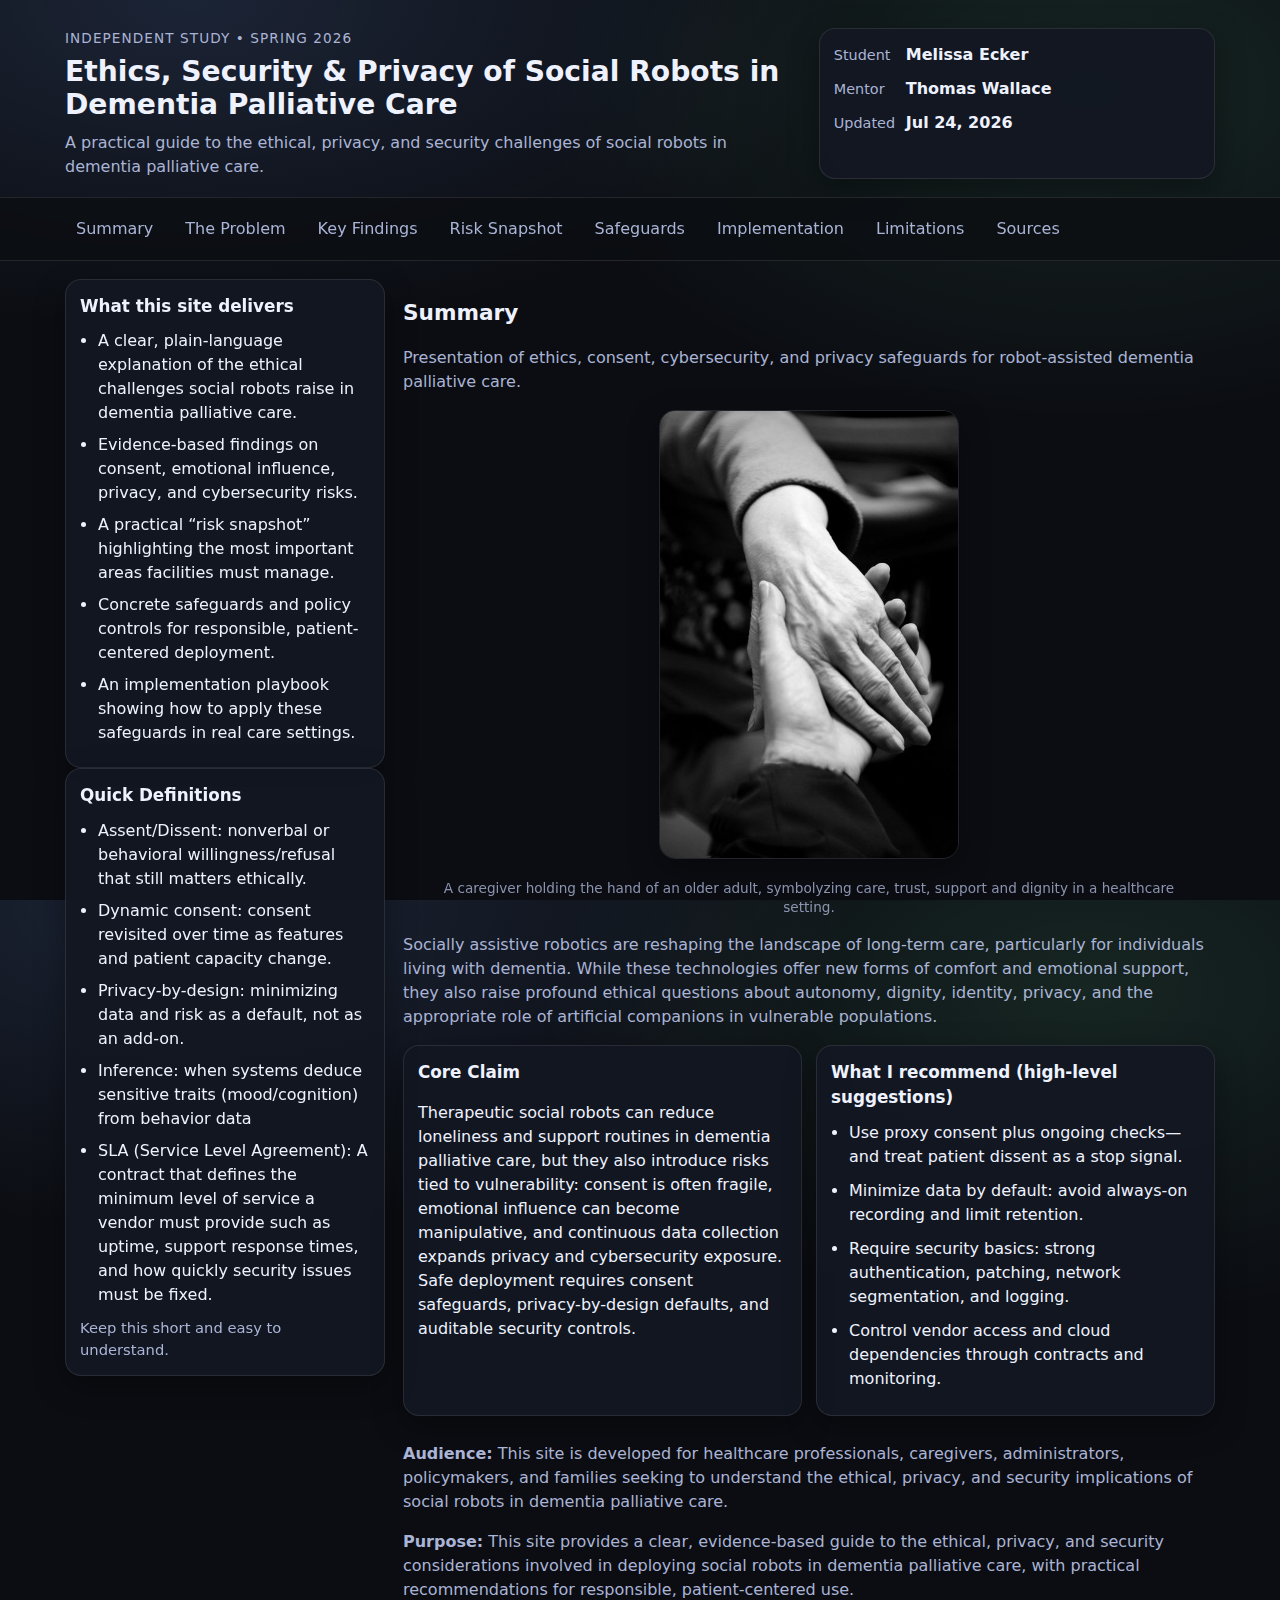
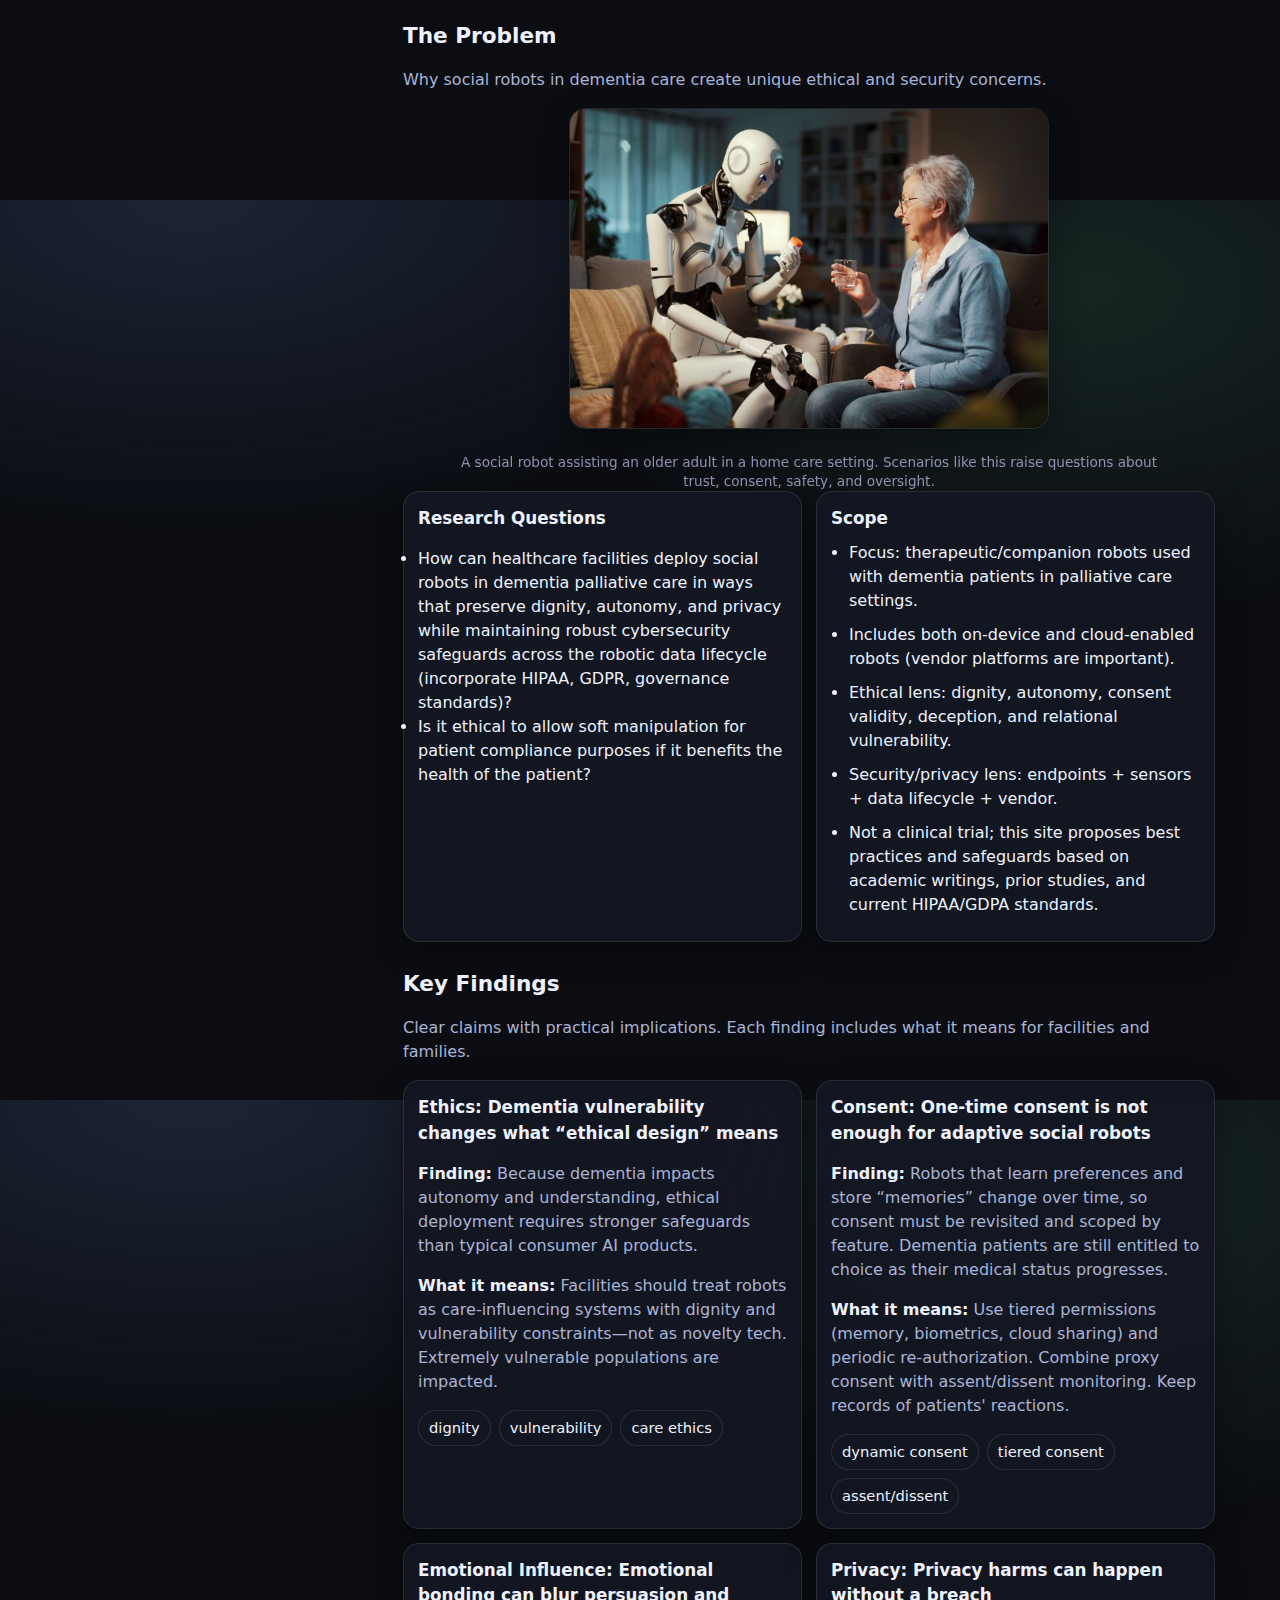
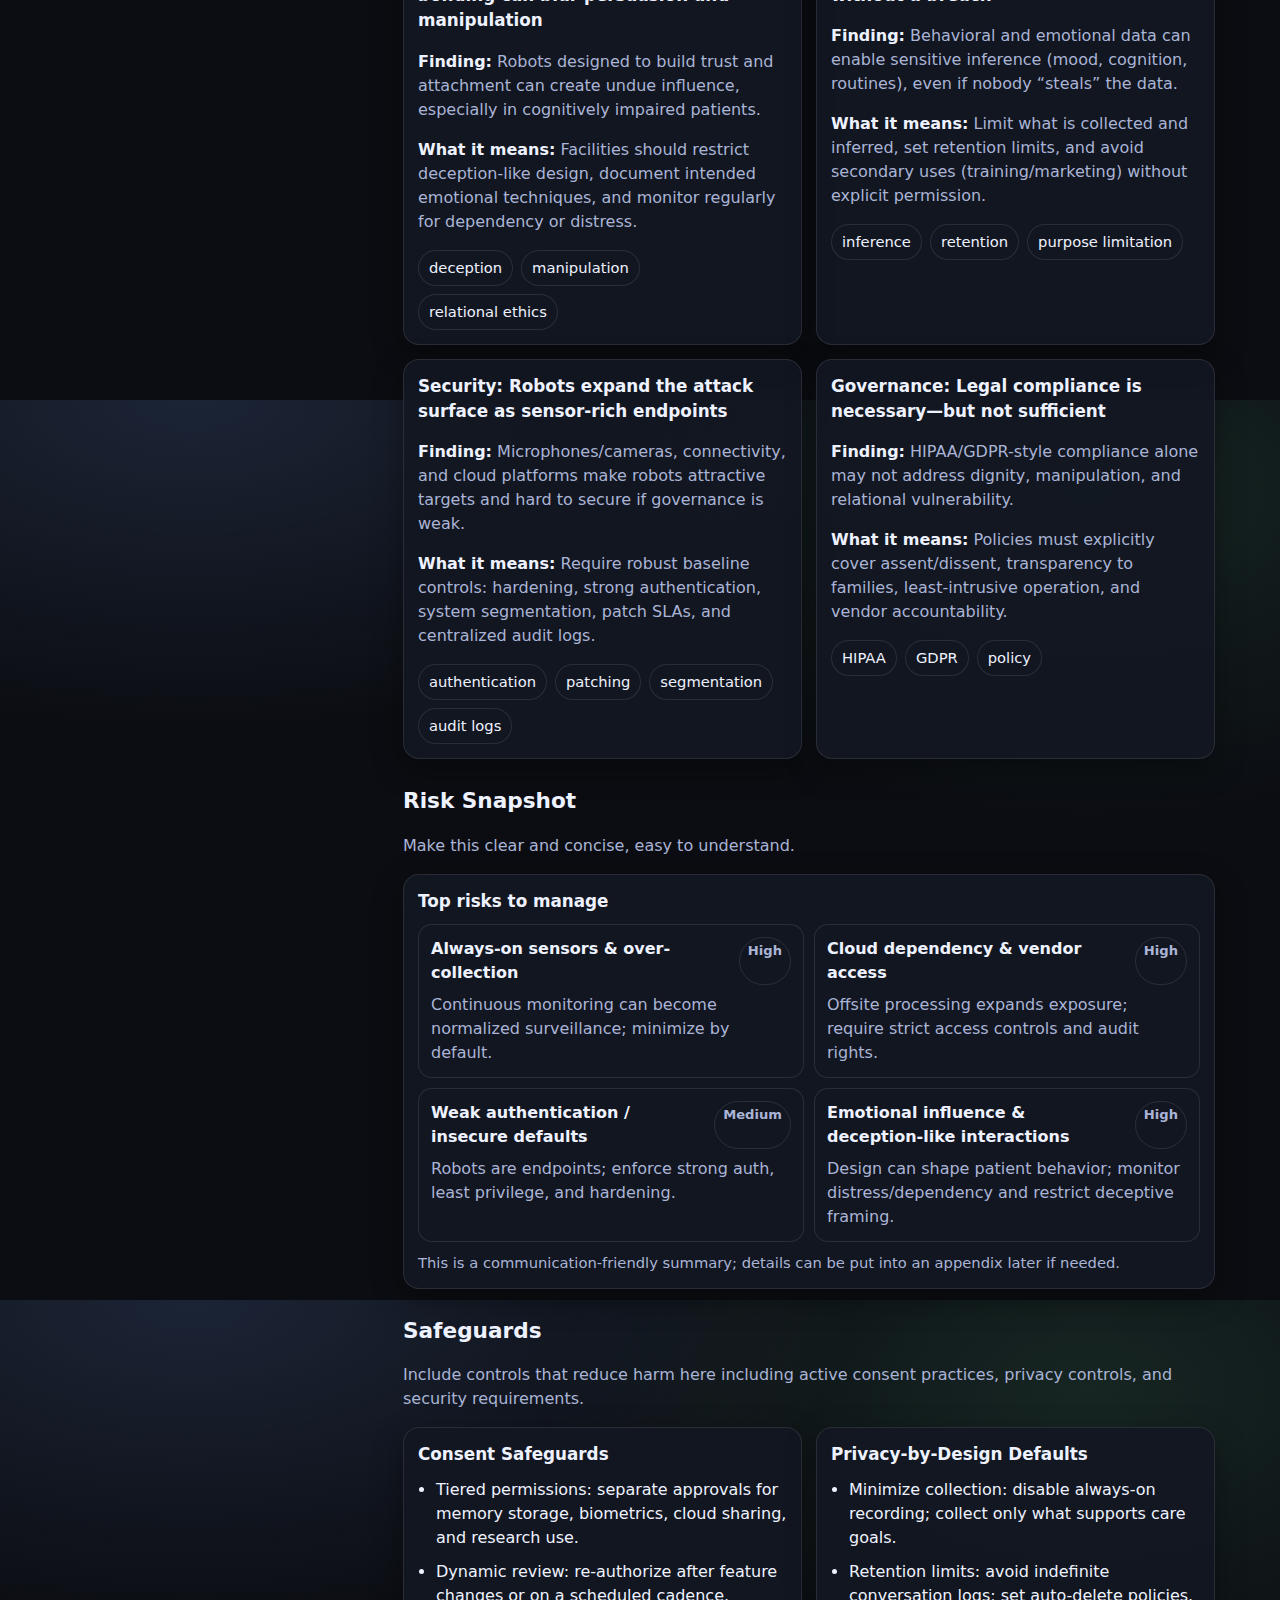
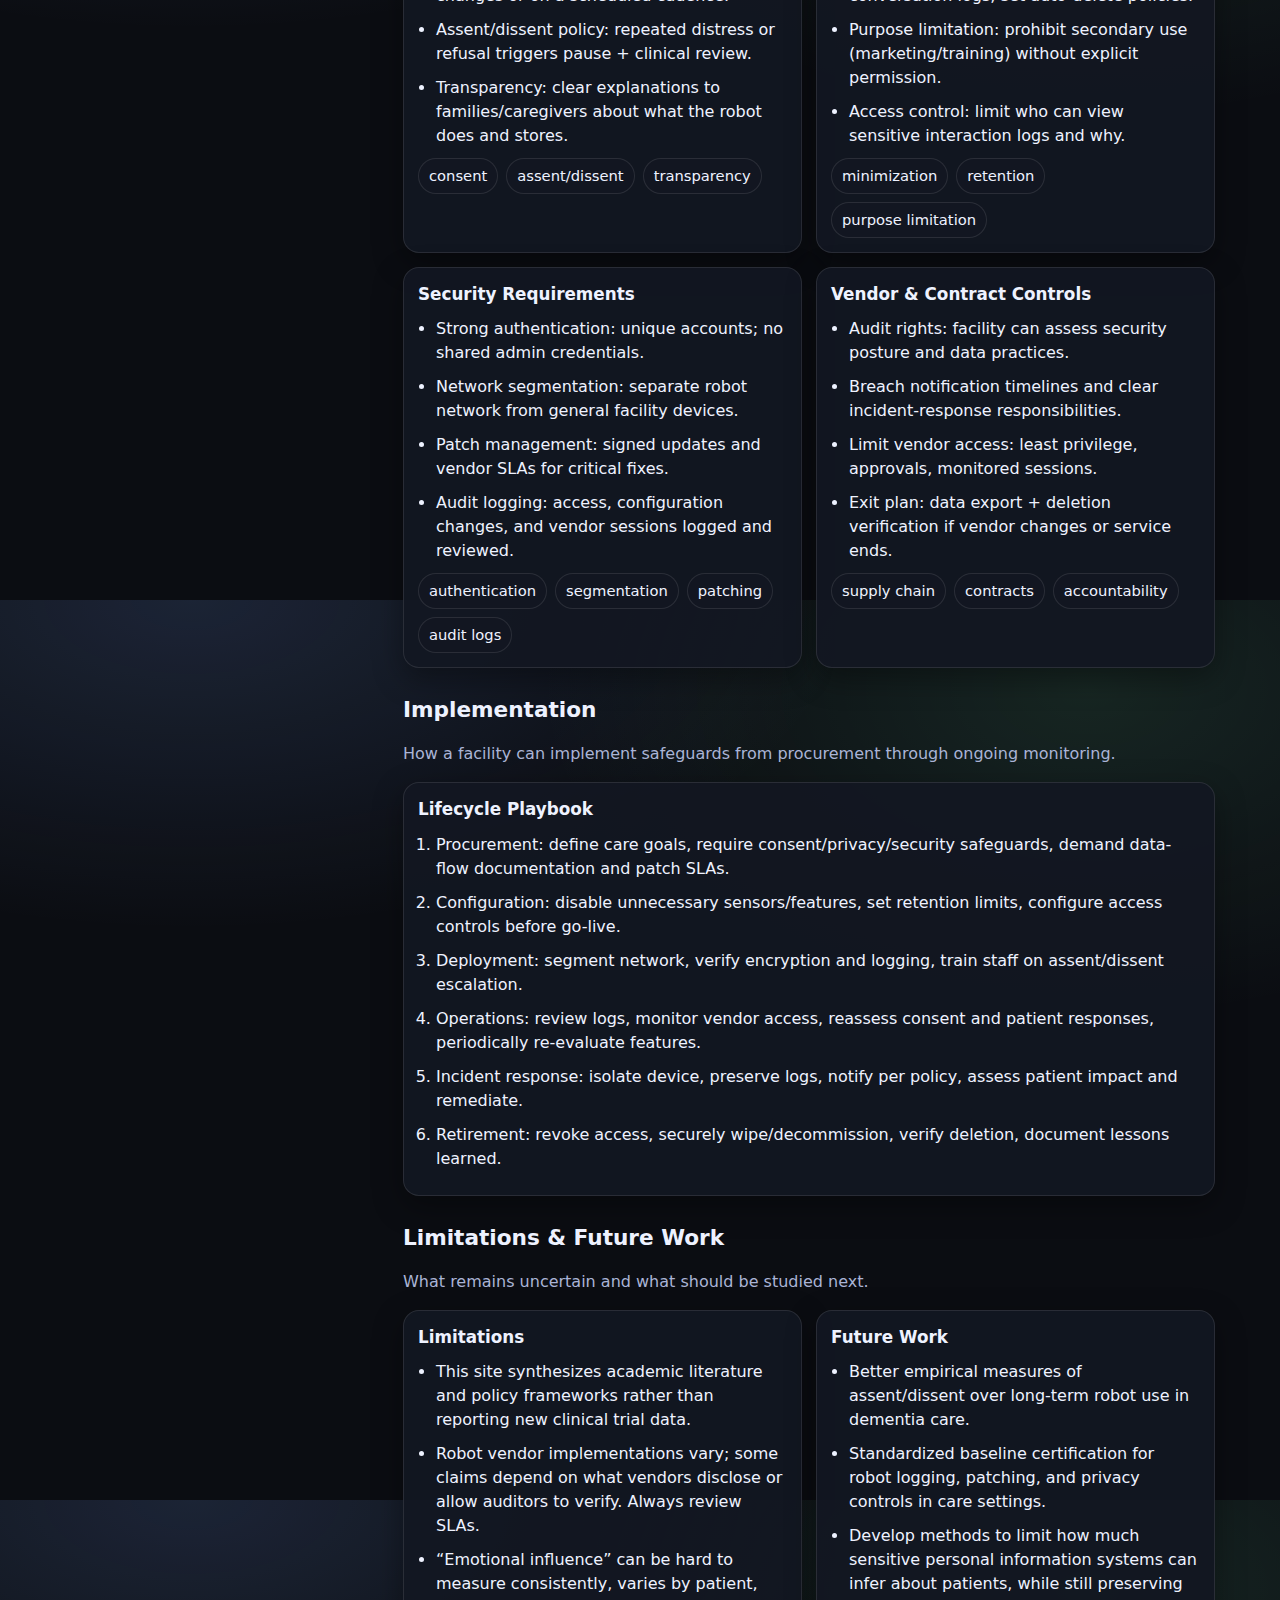
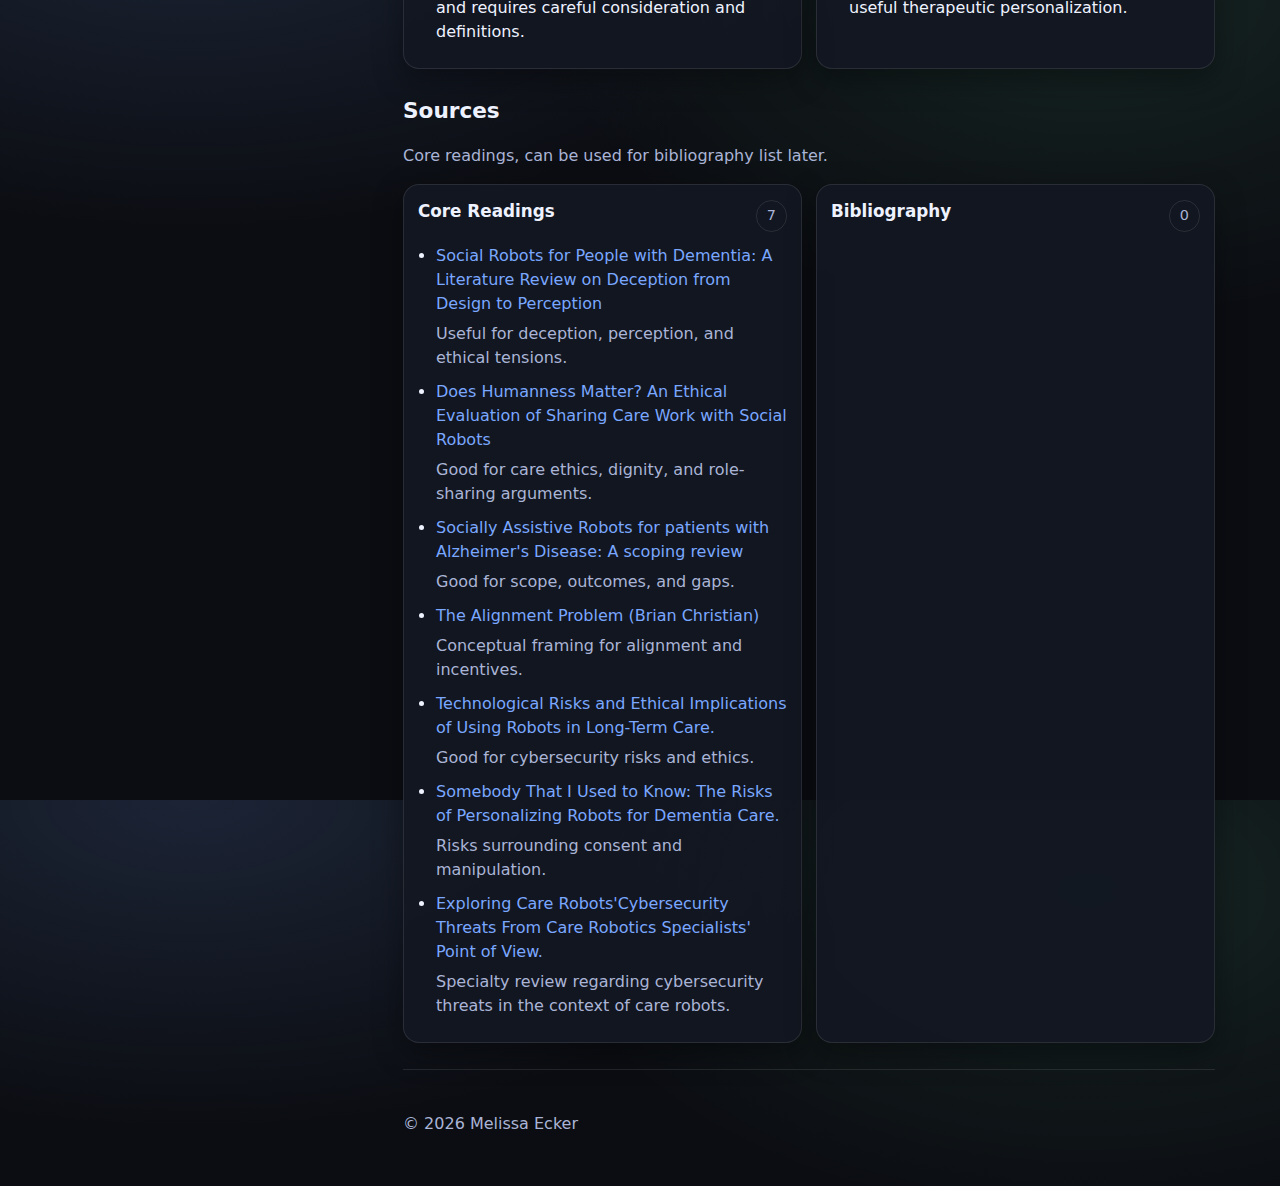
<file: index.html>
<!doctype html>
<html lang="en">
<head>
  <meta charset="utf-8" />
  <meta name="viewport" content="width=device-width, initial-scale=1" />
  <title>Ethics, Security & Privacy of Social Robots in Dementia Palliative Care</title>
  <meta name="description" content="Research hub and eventual webpage for independent study on ethics, security, and privacy of social robots in dementia palliative care." />
  <link rel="stylesheet" href="assets/style/stylesheet.css"/>
</head>

<body>
  <a class="skip-link" href="#main">Skip to content</a>

  <header class="site-header">
    <div class="container header-grid">
      <div>
        <p class="kicker">Independent Study • Spring 2026</p>
        <h1 class="title">Ethics, Security & Privacy of Social Robots in Dementia Palliative Care</h1>
        <p class="subtitle">
          A practical guide to the ethical, privacy, and security challenges of social robots in dementia palliative care.
        </p>
      </div>

      <div class="card header-card">
        <div class="meta">
          <div><span class="label">Student</span><span class="value">Melissa Ecker</span></div>
          <div><span class="label">Mentor</span><span class="value">Thomas Wallace</span></div>
          <div><span class="label">Updated</span><span class="value" id="lastUpdated">—</span></div>
        </div>
       
      </div>
    </div>
  </header>

<nav class="site-nav" aria-label="Primary">
  <div class="container nav-row">
    <a class="nav-link" href="#executive-summary">Summary</a>
    <a class="nav-link" href="#problem">The Problem</a>
    <a class="nav-link" href="#findings">Key Findings</a>
    <a class="nav-link" href="#risk-snapshot">Risk Snapshot</a>
    <a class="nav-link" href="#safeguards">Safeguards</a>
    <a class="nav-link" href="#implementation">Implementation</a>
    <a class="nav-link" href="#limitations">Limitations</a>
    <a class="nav-link" href="#bibliography">Sources</a>
  </div>
</nav>

<main id="main" class="container main-grid">
  <aside class="sidebar" aria-label="Sidebar tools">

    <section class="card">
      <h2 class="h3">What this site delivers</h2>
      <ul class="status" id="deliverables"></ul>
    </section>

    <section class="card">
      <h2 class="h3">Quick Definitions</h2>
      <ul class="status" id="definitions"></ul>
      <p class="hint">Keep this short and easy to understand.</p>
    </section>
  </aside>

  <section class="content">
    <section id="executive-summary" class="section">
      <div class="section-head">
        <h2>Summary</h2>
        <p class="muted">Presentation of ethics, consent, cybersecurity, and privacy safeguards for robot-assisted dementia palliative care.</p>
        <figure class="figure">
  <img 
    src="assets/images/hands2.jpg" 
    alt="A caregiver holding the hand of an older adult, symbolizing care, trust, dignity, and support in a healthcare setting"
    class="content-image-small"
  />
  <figcaption class="figure-caption">
    A caregiver holding the hand of an older adult, symbolyzing care, trust, support and dignity in a healthcare setting.
  </figcaption>
</figure>
            
        <p class="muted">Socially assistive robotics are reshaping the landscape of long-term care, particularly for individuals living with dementia. While these technologies offer new forms of comfort and emotional support, they also raise profound ethical questions about autonomy, dignity, identity, privacy, and the appropriate role of artificial companions in vulnerable populations.</p>
      </div>

      <div class="grid-2">
        <article class="card">
          <h3 class="h3">Core Claim</h3>
          <p id="coreClaim"></p>
        </article>

        <article class="card">
          <h3 class="h3">What I recommend (high-level suggestions)</h3>
          <ul class="list" id="topRecommendations"></ul>
        </article>
      </div>
    </section>
    <p class="muted">
  <strong>Audience:</strong> This site is developed for healthcare professionals, caregivers, administrators, policymakers, and families seeking to understand the ethical, privacy, and security implications of social robots in dementia palliative care.
</p>
<p class="muted">
  <strong>Purpose:</strong> This site provides a clear, evidence-based guide to the ethical, privacy, and security considerations involved in deploying social robots in dementia palliative care, with practical recommendations for responsible, patient-centered use.
</p>

    <section id="problem" class="section">
      <div class="section-head">
        <h2>The Problem</h2>
        <p class="muted">Why social robots in dementia care create unique ethical and security concerns.</p>
      </div>
      <figure class="figure">
  <img 
    src="assets/images/medication.jpg" 
    alt="A social robot sitting with an older adult in a home care setting, assisting with care."
    class="content-image"
  />
  <figcaption class="figure-caption">
    A social robot assisting an older adult in a home care setting. Scenarios like this raise questions about trust, consent, safety, and oversight.
  </figcaption>
</figure>



      <div class="grid-2">
        <article class="card">
          <h3 class="h3">Research Questions</h3>
          <p id="researchQuestions"></p>
        </article>

        <article class="card">
          <h3 class="h3">Scope</h3>
          <ul class="list" id="scope"></ul>
        </article>
      </div>
    </section>

    <section id="findings" class="section">
      <div class="section-head">
        <h2>Key Findings</h2>
        <p class="muted">Clear claims with practical implications. Each finding includes what it means for facilities and families.</p>
      </div>

      <div class="grid-2" id="findingCards"></div>
    </section>

    <section id="risk-snapshot" class="section">
      <div class="section-head">
        <h2>Risk Snapshot</h2>
        <p class="muted">Make this clear and concise, easy to understand.</p>
      </div>

      <article class="card">
        <h3 class="h3">Top risks to manage</h3>
        <div class="risk-grid" id="riskGrid"></div>
        <p class="hint">This is a communication-friendly summary; details can be put into an appendix later if needed.</p>
      </article>
    </section>

    <section id="safeguards" class="section">
      <div class="section-head">
        <h2>Safeguards</h2>
        <p class="muted">Include controls that reduce harm here including active consent practices, privacy controls, and security requirements.</p>
      </div>

      <div class="grid-2" id="safeguardCards"></div>
    </section>

    <section id="implementation" class="section">
      <div class="section-head">
        <h2>Implementation</h2>
        <p class="muted">How a facility can implement safeguards from procurement through ongoing monitoring.</p>
      </div>

      <article class="card">
        <h3 class="h3">Lifecycle Playbook</h3>
        <ol class="objectives" id="playbook"></ol>
      </article>
    </section>

    <section id="limitations" class="section">
      <div class="section-head">
        <h2>Limitations & Future Work</h2>
        <p class="muted">What remains uncertain and what should be studied next.</p>
      </div>

      <div class="grid-2">
        <article class="card">
          <h3 class="h3">Limitations</h3>
          <ul class="list" id="limitationsList"></ul>
        </article>

        <article class="card">
          <h3 class="h3">Future Work</h3>
          <ul class="list" id="futureWork"></ul>
        </article>
      </div>
    </section>

    <section id="bibliography" class="section">
      <div class="section-head">
        <h2>Sources</h2>
        <p class="muted">Core readings, can be used for bibliography list later.</p>
      </div>

      <div class="grid-2">
        <article class="card">
          <div class="row-between">
            <h3 class="h3">Core Readings</h3>
            <span class="pill" id="readingCount">0</span>
          </div>
          <ul class="refs" id="readingList"></ul>
        </article>

        <article class="card">
          <div class="row-between">
            <h3 class="h3">Bibliography</h3>
            <span class="pill" id="biblioCount">0</span>
          </div>
          <ul class="refs" id="biblioList"></ul>
        </article>
      </div>
    </section>

    <footer class="footer">
        <p>&copy; 2026 Melissa Ecker</p>
        
    </footer>
    </section>
  </main>
  
  <script src="assets/scripts/javascriptData.js"></script>
  <script src="assets/scripts/javascriptApp.js"></script>
  
</body>
</html>
</file>
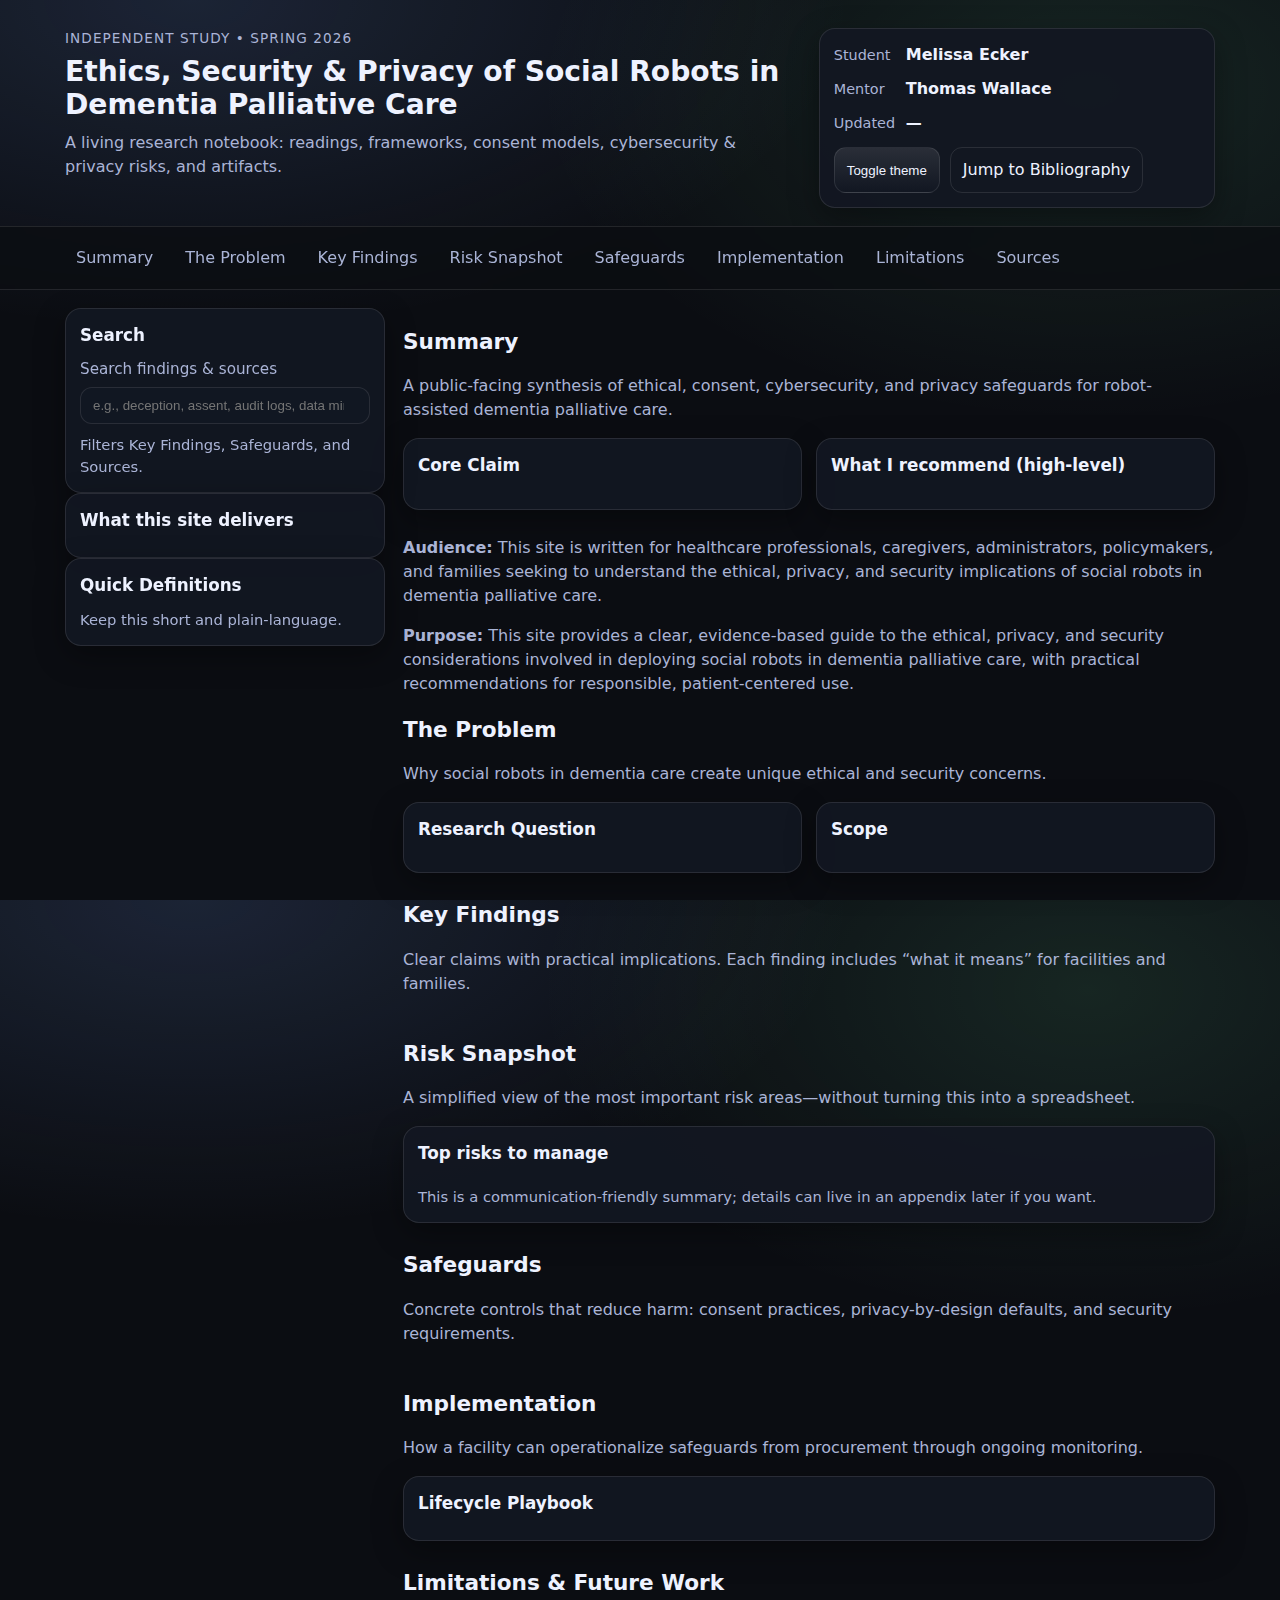
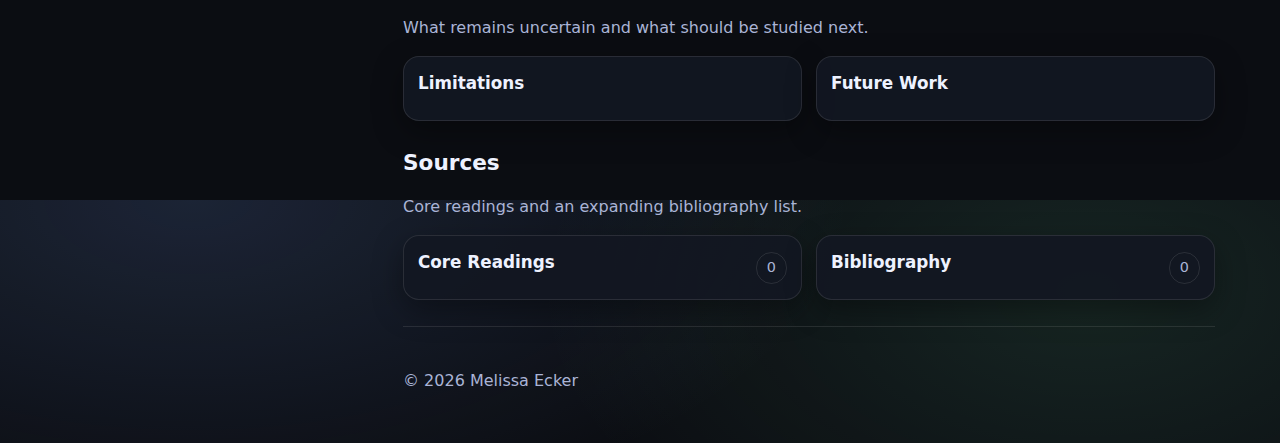
<file: Examples/index.html>
<!doctype html>
<html lang="en">
<head>
  <meta charset="utf-8" />
  <meta name="viewport" content="width=device-width, initial-scale=1" />
  <title>Ethics, Security & Privacy of Social Robots in Dementia Palliative Care</title>
  <meta name="description" content="Research hub for an independent study on ethics, security, and privacy of social robots in dementia palliative care." />

  <link rel="stylesheet" href="assets/style/stylesheet.css" />
</head>

<body>
  <a class="skip-link" href="#main">Skip to content</a>

  <header class="site-header">
    <div class="container header-grid">
      <div>
        <p class="kicker">Independent Study • Spring 2026</p>
        <h1 class="title">Ethics, Security & Privacy of Social Robots in Dementia Palliative Care</h1>
        <p class="subtitle">
          A living research notebook: readings, frameworks, consent models, cybersecurity & privacy risks, and artifacts.
        </p>
      </div>

      <div class="card header-card">
        <div class="meta">
          <div><span class="label">Student</span><span class="value">Melissa Ecker</span></div>
          <div><span class="label">Mentor</span><span class="value">Thomas Wallace</span></div>
          <div><span class="label">Updated</span><span class="value" id="lastUpdated">—</span></div>
        </div>
        <div class="header-actions">
          <button class="btn" id="toggleTheme" type="button" aria-label="Toggle theme">Toggle theme</button>
          <a class="btn btn-outline" href="#bibliography">Jump to Bibliography</a>
        </div>
      </div>
    </div>
  </header>

<nav class="site-nav" aria-label="Primary">
  <div class="container nav-row">
    <a class="nav-link" href="#executive-summary">Summary</a>
    <a class="nav-link" href="#problem">The Problem</a>
    <a class="nav-link" href="#findings">Key Findings</a>
    <a class="nav-link" href="#risk-snapshot">Risk Snapshot</a>
    <a class="nav-link" href="#safeguards">Safeguards</a>
    <a class="nav-link" href="#implementation">Implementation</a>
    <a class="nav-link" href="#limitations">Limitations</a>
    <a class="nav-link" href="#bibliography">Sources</a>
  </div>
</nav>

<main id="main" class="container main-grid">
  <aside class="sidebar" aria-label="Sidebar tools">
    <section class="card">
      <h2 class="h3">Search</h2>
      <label class="field">
        <span class="field-label">Search findings & sources</span>
        <input id="searchInput" type="search" placeholder="e.g., deception, assent, audit logs, data minimization..." />
      </label>
      <p class="hint">Filters Key Findings, Safeguards, and Sources.</p>
    </section>

    <section class="card">
      <h2 class="h3">What this site delivers</h2>
      <ul class="status" id="deliverables"></ul>
    </section>

    <section class="card">
      <h2 class="h3">Quick Definitions</h2>
      <ul class="status" id="definitions"></ul>
      <p class="hint">Keep this short and plain-language.</p>
    </section>
  </aside>

  <section class="content">
    <section id="executive-summary" class="section">
      <div class="section-head">
        <h2>Summary</h2>
        <p class="muted">A public-facing synthesis of ethical, consent, cybersecurity, and privacy safeguards for robot-assisted dementia palliative care.</p>
      </div>

      <div class="grid-2">
        <article class="card">
          <h3 class="h3">Core Claim</h3>
          <p id="coreClaim"></p>
        </article>

        <article class="card">
          <h3 class="h3">What I recommend (high-level)</h3>
          <ul class="list" id="topRecommendations"></ul>
        </article>
      </div>
    </section>
    <p class="muted">
  <strong>Audience:</strong> This site is written for healthcare professionals, caregivers, administrators, policymakers, and families seeking to understand the ethical, privacy, and security implications of social robots in dementia palliative care.
</p>
<p class="muted">
  <strong>Purpose:</strong> This site provides a clear, evidence-based guide to the ethical, privacy, and security considerations involved in deploying social robots in dementia palliative care, with practical recommendations for responsible, patient-centered use.
</p>


    <section id="problem" class="section">
      <div class="section-head">
        <h2>The Problem</h2>
        <p class="muted">Why social robots in dementia care create unique ethical and security concerns.</p>
      </div>

      <div class="grid-2">
        <article class="card">
          <h3 class="h3">Research Question</h3>
          <p id="researchQuestion"></p>
        </article>

        <article class="card">
          <h3 class="h3">Scope</h3>
          <ul class="list" id="scope"></ul>
        </article>
      </div>
    </section>

    <section id="findings" class="section">
      <div class="section-head">
        <h2>Key Findings</h2>
        <p class="muted">Clear claims with practical implications. Each finding includes “what it means” for facilities and families.</p>
      </div>

      <div class="grid-2" id="findingCards"></div>
    </section>

    <section id="risk-snapshot" class="section">
      <div class="section-head">
        <h2>Risk Snapshot</h2>
        <p class="muted">A simplified view of the most important risk areas—without turning this into a spreadsheet.</p>
      </div>

      <article class="card">
        <h3 class="h3">Top risks to manage</h3>
        <div class="risk-grid" id="riskGrid"></div>
        <p class="hint">This is a communication-friendly summary; details can live in an appendix later if you want.</p>
      </article>
    </section>

    <section id="safeguards" class="section">
      <div class="section-head">
        <h2>Safeguards</h2>
        <p class="muted">Concrete controls that reduce harm: consent practices, privacy-by-design defaults, and security requirements.</p>
      </div>

      <div class="grid-2" id="safeguardCards"></div>
    </section>

    <section id="implementation" class="section">
      <div class="section-head">
        <h2>Implementation</h2>
        <p class="muted">How a facility can operationalize safeguards from procurement through ongoing monitoring.</p>
      </div>

      <article class="card">
        <h3 class="h3">Lifecycle Playbook</h3>
        <ol class="objectives" id="playbook"></ol>
      </article>
    </section>

    <section id="limitations" class="section">
      <div class="section-head">
        <h2>Limitations & Future Work</h2>
        <p class="muted">What remains uncertain and what should be studied next.</p>
      </div>

      <div class="grid-2">
        <article class="card">
          <h3 class="h3">Limitations</h3>
          <ul class="list" id="limitationsList"></ul>
        </article>

        <article class="card">
          <h3 class="h3">Future Work</h3>
          <ul class="list" id="futureWork"></ul>
        </article>
      </div>
    </section>

    <section id="bibliography" class="section">
      <div class="section-head">
        <h2>Sources</h2>
        <p class="muted">Core readings and an expanding bibliography list.</p>
      </div>

      <div class="grid-2">
        <article class="card">
          <div class="row-between">
            <h3 class="h3">Core Readings</h3>
            <span class="pill" id="readingCount">0</span>
          </div>
          <ul class="refs" id="readingList"></ul>
        </article>

        <article class="card">
          <div class="row-between">
            <h3 class="h3">Bibliography</h3>
            <span class="pill" id="biblioCount">0</span>
          </div>
          <ul class="refs" id="biblioList"></ul>
        </article>
      </div>
    </section>

    <footer class="footer">
        <p>&copy; 2026 Melissa Ecker</p>
        
    </footer>
    </section>
  </main>
  
  <script src="assets/scripts/javascriptData.js"></script>
  <script src="assets/scripts/javascriptData.js"></script>
  
</body>
</html>
</file>
<file: assets/style/stylesheet.css>
:root{
  --bg: #0b0d12;
  --panel: #121722;
  --text: #eef2ff;
  --muted: #aab4d6;
  --border: rgba(255,255,255,0.10);
  --accent: #7aa7ff;
  --accent-2:#7dffb2;
  --shadow: 0 10px 30px rgba(0,0,0,0.35);
  --radius: 16px;
  --mono: ui-monospace, SFMono-Regular, Menlo, Monaco, Consolas, "Liberation Mono", "Courier New", monospace;
  --sans: ui-sans-serif, system-ui, -apple-system, Segoe UI, Roboto, Helvetica, Arial, "Apple Color Emoji","Segoe UI Emoji";
}

[data-theme="light"]{
  --bg: #f6f8ff;
  --panel: #ffffff;
  --text: #0b1020;
  --muted: #43506c;
  --border: rgba(0,0,0,0.10);
  --accent: #2f6bff;
  --accent-2:#0dbb6a;
  --shadow: 0 12px 30px rgba(17, 31, 64, 0.12);
}

*{ box-sizing: border-box; }
html, body{ height: 100%; }
body{
  margin: 0;
  font-family: var(--sans);
  color: var(--text);
  background: radial-gradient(1200px 600px at 15% 0%, rgba(122,167,255,0.15), transparent 55%),
              radial-gradient(1000px 600px at 85% 10%, rgba(125,255,178,0.10), transparent 55%),
              var(--bg);
  line-height: 1.5;
}

.container{
  width: min(1150px, calc(100% - 32px));
  margin: 0 auto;
}

.skip-link{
  position: absolute;
  left: -999px;
  top: 8px;
  padding: 10px 12px;
  background: var(--panel);
  border: 1px solid var(--border);
  border-radius: 10px;
}
.skip-link:focus{ left: 16px; z-index: 999; }

.site-header{
  padding: 28px 0 18px;
}
.header-grid{
  display: grid;
  gap: 18px;
  grid-template-columns: 1.3fr 0.7fr;
  align-items: stretch;
}
.kicker{
  margin: 0 0 8px;
  color: var(--muted);
  letter-spacing: .08em;
  text-transform: uppercase;
  font-size: 0.85rem;
}
.title{
  margin: 0 0 10px;
  font-size: clamp(1.6rem, 2.2vw, 2.2rem);
  line-height: 1.15;
}
.subtitle{
  margin: 0;
  color: var(--muted);
  max-width: 70ch;
}

.site-nav{
  position: sticky;
  top: 0;
  z-index: 20;
  backdrop-filter: blur(10px);
  background: color-mix(in srgb, var(--bg) 75%, transparent);
  border-top: 1px solid var(--border);
  border-bottom: 1px solid var(--border);
}
.nav-row{
  display: flex;
  gap: 10px;
  overflow: auto;
  padding: 10px 0;
}
.nav-link{
  color: var(--muted);
  text-decoration: none;
  padding: 8px 10px;
  border-radius: 10px;
  border: 1px solid transparent;
  white-space: nowrap;
}
.nav-link:hover{
  color: var(--text);
  border-color: var(--border);
  background: color-mix(in srgb, var(--panel) 70%, transparent);
}

.main-grid{
  display: grid;
  grid-template-columns: 320px 1fr;
  gap: 18px;
  padding: 18px 0 34px;
}
.sidebar{ position: sticky; top: 62px; align-self: start; }
.content{ min-width: 0; }

.section{ margin: 18px 0 26px; }
.section-head{ margin-bottom: 12px; }
.section-head h2{ margin: 0 0 6px; font-size: 1.35rem; }
.muted{ color: var(--muted); }

.card{
  background: color-mix(in srgb, var(--panel) 92%, transparent);
  border: 1px solid var(--border);
  border-radius: var(--radius);
  padding: 14px;
  box-shadow: var(--shadow);
}

.header-card .meta{
  display: grid;
  gap: 10px;
  margin-bottom: 12px;
}
.meta .label{
  display: inline-block;
  width: 72px;
  color: var(--muted);
  font-size: 0.9rem;
}
.meta .value{ font-weight: 650; }
.header-actions{
  display: flex;
  gap: 10px;
  flex-wrap: wrap;
}

.btn{
  appearance: none;
  border: 1px solid var(--border);
  background: linear-gradient(180deg, color-mix(in srgb, var(--panel) 90%, white 10%), var(--panel));
  color: var(--text);
  padding: 10px 12px;
  border-radius: 12px;
  cursor: pointer;
  text-decoration: none;
  display: inline-flex;
  align-items: center;
  gap: 8px;
}
.btn:hover{
  border-color: color-mix(in srgb, var(--accent) 55%, var(--border));
}
.btn-outline{
  background: transparent;
}

.h3{ margin: 0 0 10px; font-size: 1.05rem; }
.hint{ margin: 10px 0 0; color: var(--muted); font-size: 0.92rem; }
code{
  font-family: var(--mono);
  font-size: 0.95em;
  background: color-mix(in srgb, var(--panel) 85%, transparent);
  border: 1px solid var(--border);
  padding: 2px 6px;
  border-radius: 8px;
}

.field{ display: grid; gap: 6px; }
.field-label{ color: var(--muted); font-size: 0.95rem; }
input[type="search"]{
  width: 100%;
  padding: 10px 12px;
  border-radius: 12px;
  border: 1px solid var(--border);
  background: color-mix(in srgb, var(--panel) 90%, transparent);
  color: var(--text);
  outline: none;
}
input[type="search"]:focus{
  border-color: color-mix(in srgb, var(--accent) 55%, var(--border));
  box-shadow: 0 0 0 3px color-mix(in srgb, var(--accent) 20%, transparent);
}

.grid-2{
  display: grid;
  gap: 14px;
  grid-template-columns: 1fr 1fr;
}

.tag-list{ display: flex; flex-wrap: wrap; gap: 8px; }
.tag{
  border: 1px solid var(--border);
  color: var(--text);
  padding: 6px 10px;
  border-radius: 999px;
  font-size: 0.92rem;
  background: color-mix(in srgb, var(--panel) 92%, transparent);
}

.objectives{
  margin: 0;
  padding-left: 18px;
}
.objectives li{ margin: 10px 0; }
.objectives .small{
  display: block;
  margin-top: 6px;
  color: var(--muted);
  font-size: 0.92rem;
}

.timeline{
  margin: 0;
  padding-left: 18px;
  color: var(--muted);
}
.timeline li{ margin: 8px 0; }
.status{ margin: 0; padding-left: 18px; }
.status li{ margin: 8px 0; }

.row-between{
  display: flex;
  justify-content: space-between;
  align-items: center;
  gap: 10px;
}
.pill{
  border: 1px solid var(--border);
  color: var(--muted);
  padding: 4px 10px;
  border-radius: 999px;
  font-size: 0.9rem;
}

.refs, .list{
  margin: 0;
  padding-left: 18px;
}
.refs li, .list li{ margin: 10px 0; }
.refs a{ color: var(--accent); text-decoration: none; }
.refs a:hover{ text-decoration: underline; }

.risk-grid{
  display: grid;
  gap: 10px;
  grid-template-columns: repeat(2, minmax(0, 1fr));
  margin-top: 10px;
}
.risk{
  border: 1px solid var(--border);
  border-radius: 14px;
  padding: 12px;
  background: color-mix(in srgb, var(--panel) 92%, transparent);
}
.risk .risk-title{
  display: flex; justify-content: space-between; gap: 10px;
  margin-bottom: 6px;
  font-weight: 700;
}
.badge{
  font-size: 0.82rem;
  padding: 3px 8px;
  border-radius: 999px;
  border: 1px solid var(--border);
  color: var(--muted);
}

.footer{
  padding: 26px 0 0;
  color: var(--muted);
  border-top: 1px solid var(--border);
  margin-top: 26px;
}

@media (max-width: 980px){
  .header-grid{ grid-template-columns: 1fr; }
  .main-grid{ grid-template-columns: 1fr; }
  .sidebar{ position: static; }
  .grid-2{ grid-template-columns: 1fr; }
  .risk-grid{ grid-template-columns: 1fr; }
}
.content-image {
  width: 100%;
  max-width: 480px; 
  height: auto;
  display: block;
  margin: 16px auto 24px;
  border-radius: 16px;
  border: 1px solid var(--border);
  box-shadow: var(--shadow);
}
.content-image-small {
  width: 100%;
  max-width: 300px;   /* small, intimate */
  height: auto;
  display: block;
  margin: 12px auto 20px;
  border-radius: 16px;
  border: 1px solid var(--border);
  box-shadow: var(--shadow);
}
.figure {
  margin: 0;
  text-align: center;
}
.figure-caption {
  margin-top: 8px;
  font-size: 0.85rem;
  color: var(--muted);
  opacity: 0.8;
  line-height: 1.4;
  max-width: 90%;
  margin-left: auto;
  margin-right: auto;
}
</file>
<file: Examples/assets/style/stylesheet.css>
:root{
  --bg: #0b0d12;
  --panel: #121722;
  --text: #eef2ff;
  --muted: #aab4d6;
  --border: rgba(255,255,255,0.10);
  --accent: #7aa7ff;
  --accent-2:#7dffb2;
  --shadow: 0 10px 30px rgba(0,0,0,0.35);
  --radius: 16px;
  --mono: ui-monospace, SFMono-Regular, Menlo, Monaco, Consolas, "Liberation Mono", "Courier New", monospace;
  --sans: ui-sans-serif, system-ui, -apple-system, Segoe UI, Roboto, Helvetica, Arial, "Apple Color Emoji","Segoe UI Emoji";
}

[data-theme="light"]{
  --bg: #f6f8ff;
  --panel: #ffffff;
  --text: #0b1020;
  --muted: #43506c;
  --border: rgba(0,0,0,0.10);
  --accent: #2f6bff;
  --accent-2:#0dbb6a;
  --shadow: 0 12px 30px rgba(17, 31, 64, 0.12);
}

*{ box-sizing: border-box; }
html, body{ height: 100%; }
body{
  margin: 0;
  font-family: var(--sans);
  color: var(--text);
  background: radial-gradient(1200px 600px at 15% 0%, rgba(122,167,255,0.15), transparent 55%),
              radial-gradient(1000px 600px at 85% 10%, rgba(125,255,178,0.10), transparent 55%),
              var(--bg);
  line-height: 1.5;
}

.container{
  width: min(1150px, calc(100% - 32px));
  margin: 0 auto;
}

.skip-link{
  position: absolute;
  left: -999px;
  top: 8px;
  padding: 10px 12px;
  background: var(--panel);
  border: 1px solid var(--border);
  border-radius: 10px;
}
.skip-link:focus{ left: 16px; z-index: 999; }

.site-header{
  padding: 28px 0 18px;
}
.header-grid{
  display: grid;
  gap: 18px;
  grid-template-columns: 1.3fr 0.7fr;
  align-items: stretch;
}
.kicker{
  margin: 0 0 8px;
  color: var(--muted);
  letter-spacing: .08em;
  text-transform: uppercase;
  font-size: 0.85rem;
}
.title{
  margin: 0 0 10px;
  font-size: clamp(1.6rem, 2.2vw, 2.2rem);
  line-height: 1.15;
}
.subtitle{
  margin: 0;
  color: var(--muted);
  max-width: 70ch;
}

.site-nav{
  position: sticky;
  top: 0;
  z-index: 20;
  backdrop-filter: blur(10px);
  background: color-mix(in srgb, var(--bg) 75%, transparent);
  border-top: 1px solid var(--border);
  border-bottom: 1px solid var(--border);
}
.nav-row{
  display: flex;
  gap: 10px;
  overflow: auto;
  padding: 10px 0;
}
.nav-link{
  color: var(--muted);
  text-decoration: none;
  padding: 8px 10px;
  border-radius: 10px;
  border: 1px solid transparent;
  white-space: nowrap;
}
.nav-link:hover{
  color: var(--text);
  border-color: var(--border);
  background: color-mix(in srgb, var(--panel) 70%, transparent);
}

.main-grid{
  display: grid;
  grid-template-columns: 320px 1fr;
  gap: 18px;
  padding: 18px 0 34px;
}
.sidebar{ position: sticky; top: 62px; align-self: start; }
.content{ min-width: 0; }

.section{ margin: 18px 0 26px; }
.section-head{ margin-bottom: 12px; }
.section-head h2{ margin: 0 0 6px; font-size: 1.35rem; }
.muted{ color: var(--muted); }

.card{
  background: color-mix(in srgb, var(--panel) 92%, transparent);
  border: 1px solid var(--border);
  border-radius: var(--radius);
  padding: 14px;
  box-shadow: var(--shadow);
}

.header-card .meta{
  display: grid;
  gap: 10px;
  margin-bottom: 12px;
}
.meta .label{
  display: inline-block;
  width: 72px;
  color: var(--muted);
  font-size: 0.9rem;
}
.meta .value{ font-weight: 650; }
.header-actions{
  display: flex;
  gap: 10px;
  flex-wrap: wrap;
}

.btn{
  appearance: none;
  border: 1px solid var(--border);
  background: linear-gradient(180deg, color-mix(in srgb, var(--panel) 90%, white 10%), var(--panel));
  color: var(--text);
  padding: 10px 12px;
  border-radius: 12px;
  cursor: pointer;
  text-decoration: none;
  display: inline-flex;
  align-items: center;
  gap: 8px;
}
.btn:hover{
  border-color: color-mix(in srgb, var(--accent) 55%, var(--border));
}
.btn-outline{
  background: transparent;
}

.h3{ margin: 0 0 10px; font-size: 1.05rem; }
.hint{ margin: 10px 0 0; color: var(--muted); font-size: 0.92rem; }
code{
  font-family: var(--mono);
  font-size: 0.95em;
  background: color-mix(in srgb, var(--panel) 85%, transparent);
  border: 1px solid var(--border);
  padding: 2px 6px;
  border-radius: 8px;
}

.field{ display: grid; gap: 6px; }
.field-label{ color: var(--muted); font-size: 0.95rem; }
input[type="search"]{
  width: 100%;
  padding: 10px 12px;
  border-radius: 12px;
  border: 1px solid var(--border);
  background: color-mix(in srgb, var(--panel) 90%, transparent);
  color: var(--text);
  outline: none;
}
input[type="search"]:focus{
  border-color: color-mix(in srgb, var(--accent) 55%, var(--border));
  box-shadow: 0 0 0 3px color-mix(in srgb, var(--accent) 20%, transparent);
}

.grid-2{
  display: grid;
  gap: 14px;
  grid-template-columns: 1fr 1fr;
}

.tag-list{ display: flex; flex-wrap: wrap; gap: 8px; }
.tag{
  border: 1px solid var(--border);
  color: var(--text);
  padding: 6px 10px;
  border-radius: 999px;
  font-size: 0.92rem;
  background: color-mix(in srgb, var(--panel) 92%, transparent);
}

.objectives{
  margin: 0;
  padding-left: 18px;
}
.objectives li{ margin: 10px 0; }
.objectives .small{
  display: block;
  margin-top: 6px;
  color: var(--muted);
  font-size: 0.92rem;
}

.timeline{
  margin: 0;
  padding-left: 18px;
  color: var(--muted);
}
.timeline li{ margin: 8px 0; }
.status{ margin: 0; padding-left: 18px; }
.status li{ margin: 8px 0; }

.row-between{
  display: flex;
  justify-content: space-between;
  align-items: center;
  gap: 10px;
}
.pill{
  border: 1px solid var(--border);
  color: var(--muted);
  padding: 4px 10px;
  border-radius: 999px;
  font-size: 0.9rem;
}

.refs, .list{
  margin: 0;
  padding-left: 18px;
}
.refs li, .list li{ margin: 10px 0; }
.refs a{ color: var(--accent); text-decoration: none; }
.refs a:hover{ text-decoration: underline; }

.risk-grid{
  display: grid;
  gap: 10px;
  grid-template-columns: repeat(2, minmax(0, 1fr));
  margin-top: 10px;
}
.risk{
  border: 1px solid var(--border);
  border-radius: 14px;
  padding: 12px;
  background: color-mix(in srgb, var(--panel) 92%, transparent);
}
.risk .risk-title{
  display: flex; justify-content: space-between; gap: 10px;
  margin-bottom: 6px;
  font-weight: 700;
}
.badge{
  font-size: 0.82rem;
  padding: 3px 8px;
  border-radius: 999px;
  border: 1px solid var(--border);
  color: var(--muted);
}

.footer{
  padding: 26px 0 0;
  color: var(--muted);
  border-top: 1px solid var(--border);
  margin-top: 26px;
}

@media (max-width: 980px){
  .header-grid{ grid-template-columns: 1fr; }
  .main-grid{ grid-template-columns: 1fr; }
  .sidebar{ position: static; }
  .grid-2{ grid-template-columns: 1fr; }
  .risk-grid{ grid-template-columns: 1fr; }
}
</file>
